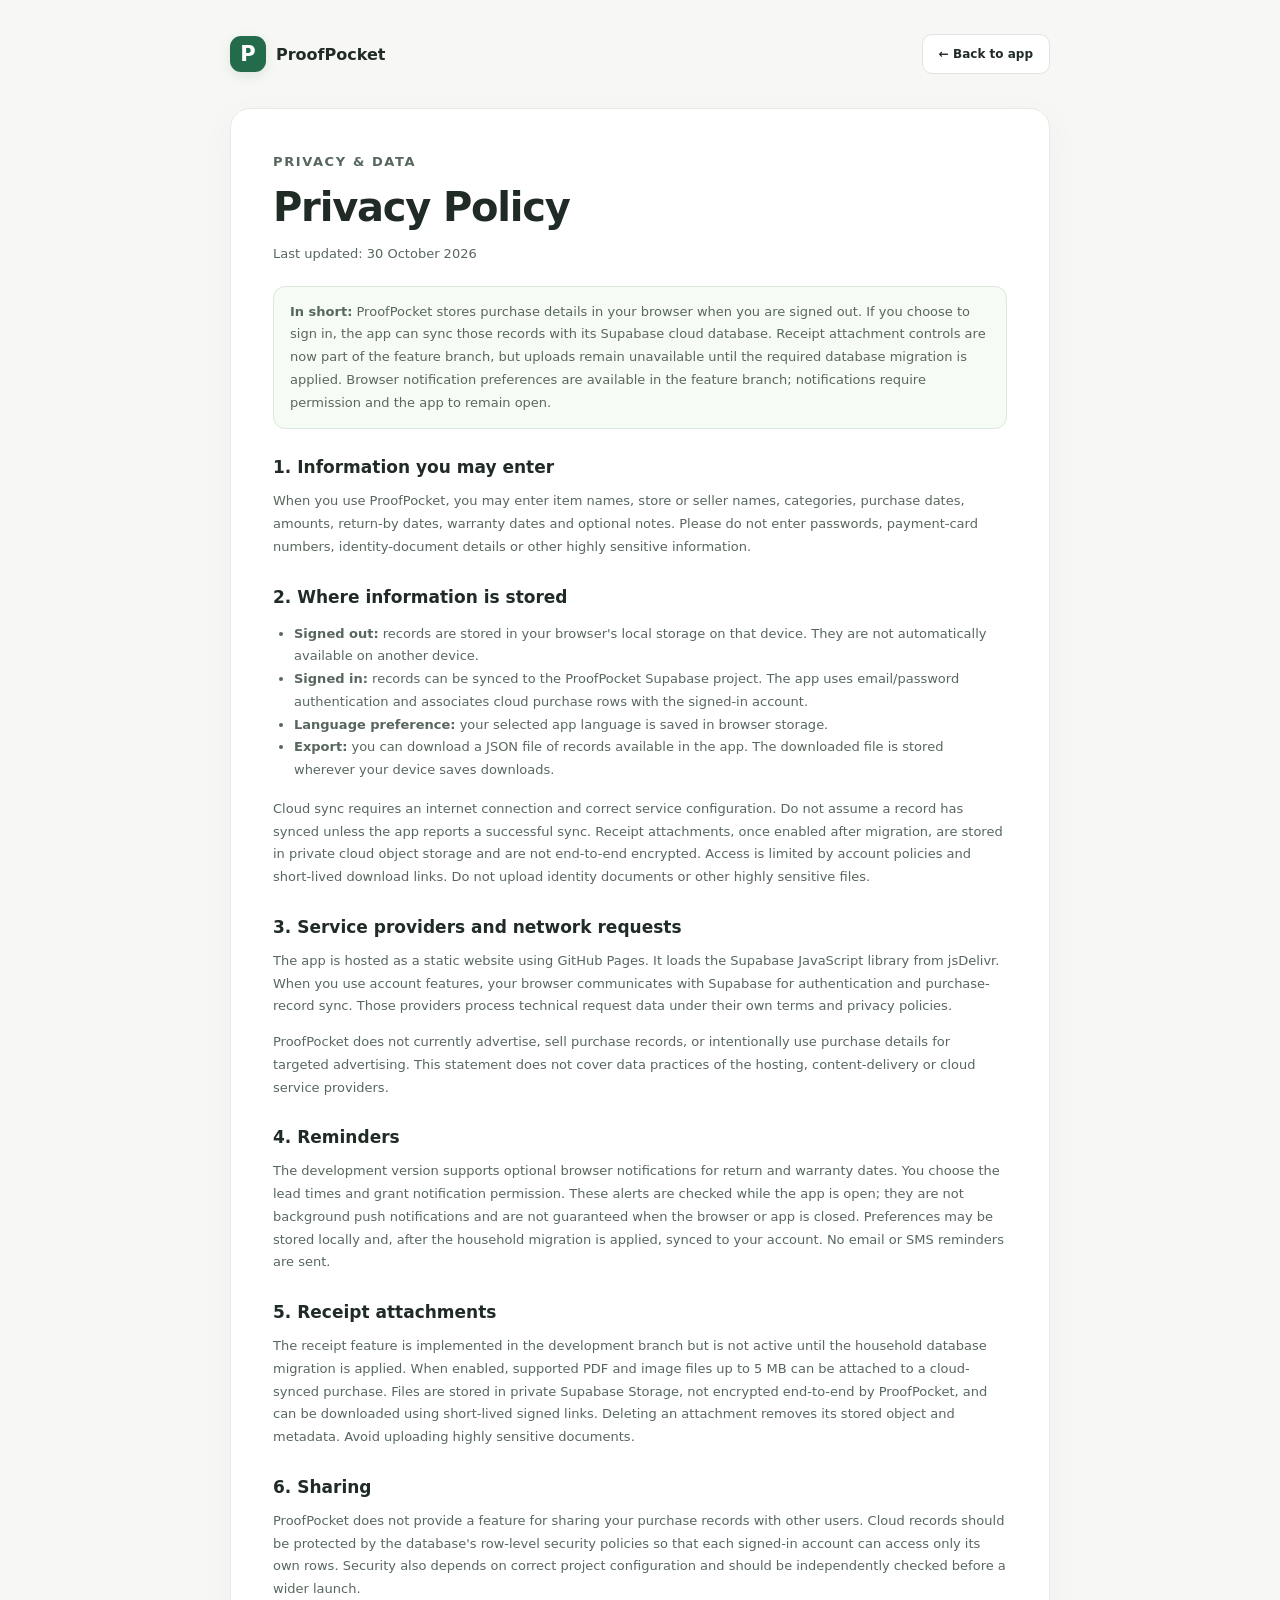
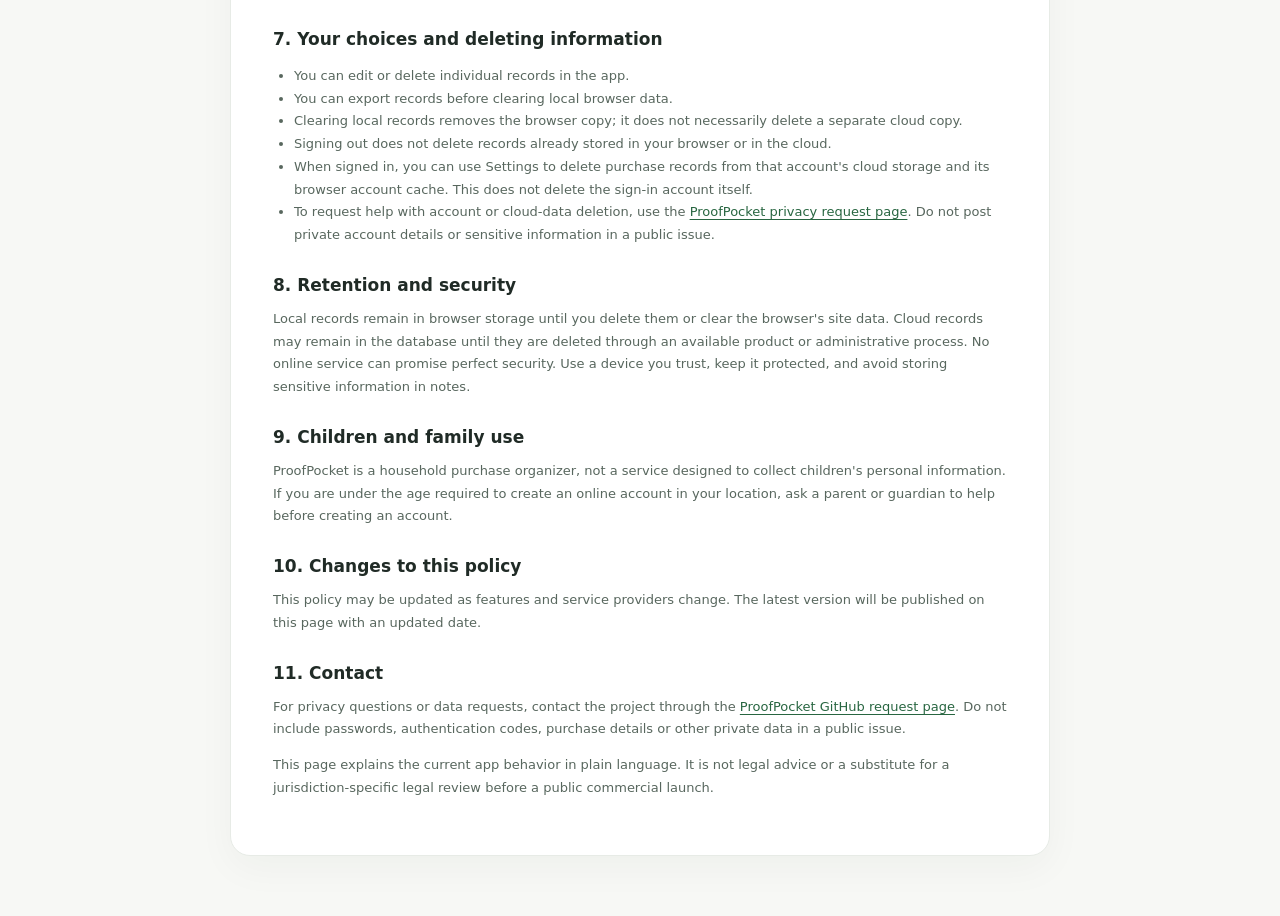
<file: privacy.html>
<!doctype html>
<html lang="en">
<head>
<meta charset="utf-8">
<meta name="viewport" content="width=device-width, initial-scale=1">
<meta name="theme-color" content="#f7f8f5">
<meta name="description" content="Learn what ProofPocket stores, how optional cloud sync works, and how to manage your information.">
<title>Privacy Policy — ProofPocket</title>
<link rel="stylesheet" href="styles.css">
<style>
.policy-shell{width:min(820px,calc(100% - 32px));margin:0 auto;padding:34px 0 60px}
.policy-top{display:flex;align-items:center;justify-content:space-between;gap:14px;margin-bottom:34px}
.policy-brand{display:flex;align-items:center;gap:10px;font-weight:800;color:var(--ink);text-decoration:none}
.policy-brand .brand-mark{display:grid;place-items:center;width:36px;height:36px;border-radius:11px;background:var(--green);color:#fff}
.policy-card{padding:clamp(20px,5vw,42px);background:#fff;border:1px solid var(--line);border-radius:20px;box-shadow:0 12px 38px #1b33200a}
.policy-card h1{font-size:clamp(28px,5vw,40px);letter-spacing:-1.2px;margin:6px 0 10px}
.policy-card h2{font-size:17px;margin:28px 0 9px}
.policy-card p,.policy-card li{font-size:13px;line-height:1.75;color:#58675e}
.policy-card ul{padding-left:21px}
.policy-meta{font-size:11px;color:var(--muted)}
.policy-callout{margin:20px 0;padding:14px 16px;border:1px solid #dce9dd;border-radius:12px;background:#f7fbf6}
.policy-callout p{margin:0}
.policy-back{display:inline-flex;text-decoration:none}
.policy-card a{color:#286641;text-underline-offset:3px}
@media(max-width:600px){.policy-shell{padding-top:20px}.policy-top{margin-bottom:20px}}
</style>
</head>
<body>
<main class="policy-shell">
  <header class="policy-top">
    <a class="policy-brand" href="./" aria-label="ProofPocket home"><span class="brand-mark">P</span><span>ProofPocket</span></a>
    <a class="secondary-btn policy-back" href="./">← Back to app</a>
  </header>
  <article class="policy-card">
    <p class="eyebrow">PRIVACY &amp; DATA</p>
    <h1>Privacy Policy</h1>
    <p class="policy-meta">Last updated: 30 October 2026</p>
    <div class="policy-callout"><p><strong>In short:</strong> ProofPocket stores purchase details in your browser when you are signed out. If you choose to sign in, the app can sync those records with its Supabase cloud database. Receipt attachment controls are now part of the feature branch, but uploads remain unavailable until the required database migration is applied. Browser notification preferences are available in the feature branch; notifications require permission and the app to remain open.</p></div>

    <h2>1. Information you may enter</h2>
    <p>When you use ProofPocket, you may enter item names, store or seller names, categories, purchase dates, amounts, return-by dates, warranty dates and optional notes. Please do not enter passwords, payment-card numbers, identity-document details or other highly sensitive information.</p>

    <h2>2. Where information is stored</h2>
    <ul>
      <li><strong>Signed out:</strong> records are stored in your browser's local storage on that device. They are not automatically available on another device.</li>
      <li><strong>Signed in:</strong> records can be synced to the ProofPocket Supabase project. The app uses email/password authentication and associates cloud purchase rows with the signed-in account.</li>
      <li><strong>Language preference:</strong> your selected app language is saved in browser storage.</li>
      <li><strong>Export:</strong> you can download a JSON file of records available in the app. The downloaded file is stored wherever your device saves downloads.</li>
    </ul>
    <p>Cloud sync requires an internet connection and correct service configuration. Do not assume a record has synced unless the app reports a successful sync. Receipt attachments, once enabled after migration, are stored in private cloud object storage and are not end-to-end encrypted. Access is limited by account policies and short-lived download links. Do not upload identity documents or other highly sensitive files.</p>

    <h2>3. Service providers and network requests</h2>
    <p>The app is hosted as a static website using GitHub Pages. It loads the Supabase JavaScript library from jsDelivr. When you use account features, your browser communicates with Supabase for authentication and purchase-record sync. Those providers process technical request data under their own terms and privacy policies.</p>
    <p>ProofPocket does not currently advertise, sell purchase records, or intentionally use purchase details for targeted advertising. This statement does not cover data practices of the hosting, content-delivery or cloud service providers.</p>

    <h2>4. Reminders</h2>
    <p>The development version supports optional browser notifications for return and warranty dates. You choose the lead times and grant notification permission. These alerts are checked while the app is open; they are not background push notifications and are not guaranteed when the browser or app is closed. Preferences may be stored locally and, after the household migration is applied, synced to your account. No email or SMS reminders are sent.</p>

    <h2>5. Receipt attachments</h2>
    <p>The receipt feature is implemented in the development branch but is not active until the household database migration is applied. When enabled, supported PDF and image files up to 5 MB can be attached to a cloud-synced purchase. Files are stored in private Supabase Storage, not encrypted end-to-end by ProofPocket, and can be downloaded using short-lived signed links. Deleting an attachment removes its stored object and metadata. Avoid uploading highly sensitive documents.</p>

    <h2>6. Sharing</h2>
    <p>ProofPocket does not provide a feature for sharing your purchase records with other users. Cloud records should be protected by the database's row-level security policies so that each signed-in account can access only its own rows. Security also depends on correct project configuration and should be independently checked before a wider launch.</p>

    <h2>7. Your choices and deleting information</h2>
    <ul>
      <li>You can edit or delete individual records in the app.</li>
      <li>You can export records before clearing local browser data.</li>
      <li>Clearing local records removes the browser copy; it does not necessarily delete a separate cloud copy.</li>
      <li>Signing out does not delete records already stored in your browser or in the cloud.</li>
      <li>When signed in, you can use Settings to delete purchase records from that account's cloud storage and its browser account cache. This does not delete the sign-in account itself.</li>
      <li>To request help with account or cloud-data deletion, use the <a href="https://github.com/Starinfinity14/Proofpocket/issues/new?title=Privacy%20or%20data%20request" target="_blank" rel="noopener noreferrer">ProofPocket privacy request page</a>. Do not post private account details or sensitive information in a public issue.</li>
    </ul>

    <h2>8. Retention and security</h2>
    <p>Local records remain in browser storage until you delete them or clear the browser's site data. Cloud records may remain in the database until they are deleted through an available product or administrative process. No online service can promise perfect security. Use a device you trust, keep it protected, and avoid storing sensitive information in notes.</p>

    <h2>9. Children and family use</h2>
    <p>ProofPocket is a household purchase organizer, not a service designed to collect children's personal information. If you are under the age required to create an online account in your location, ask a parent or guardian to help before creating an account.</p>

    <h2>10. Changes to this policy</h2>
    <p>This policy may be updated as features and service providers change. The latest version will be published on this page with an updated date.</p>

    <h2>11. Contact</h2>
    <p>For privacy questions or data requests, contact the project through the <a href="https://github.com/Starinfinity14/Proofpocket/issues/new?title=Privacy%20or%20data%20request" target="_blank" rel="noopener noreferrer">ProofPocket GitHub request page</a>. Do not include passwords, authentication codes, purchase details or other private data in a public issue.</p>
    <p class="policy-meta">This page explains the current app behavior in plain language. It is not legal advice or a substitute for a jurisdiction-specific legal review before a public commercial launch.</p>
  </article>
</main>
</body>
</html>
</file>
<file: styles.css>
:root{--ink:#202b26;--muted:#718078;--line:#e7ebe6;--paper:#fff;--canvas:#f7f8f5;--green:#246b4b;--green-dark:#19563a;--mint:#e6f3eb;--blue:#e9f1fb;--amber:#fff1d7;--red:#a63b32;--radius:18px;font-family:Inter,ui-sans-serif,system-ui,-apple-system,BlinkMacSystemFont,"Segoe UI",sans-serif;color:var(--ink);background:var(--canvas);font-synthesis:none}*{box-sizing:border-box}body{margin:0}button,input,select,textarea{font:inherit}button{cursor:pointer}.app-shell{min-height:100vh;display:flex}.sidebar{width:248px;flex-shrink:0;background:#fff;border-right:1px solid var(--line);padding:26px 16px 18px;display:flex;flex-direction:column;position:fixed;inset:0 auto 0 0;z-index:3}.brand{display:flex;gap:11px;align-items:center;padding:0 8px 38px;text-decoration:none;color:var(--ink);font-weight:800;letter-spacing:-.5px;font-size:17px}.brand-mark{width:39px;height:39px;background:var(--green);color:#fff;border-radius:13px;display:grid;place-items:center;font-size:21px;font-weight:800;box-shadow:0 4px 12px #246b4b20}.brand-sub{display:block;font-size:9px;letter-spacing:1.25px;color:#8a968f;font-weight:700;margin-top:2px}.nav{display:grid;gap:6px}.nav-item{border:0;background:transparent;color:#647169;display:flex;align-items:center;gap:13px;text-align:left;padding:12px 14px;border-radius:11px;font-size:13px;font-weight:650;width:100%}.nav-item>span:first-child{font-size:19px;width:20px;text-align:center}.nav-item:hover{background:#f4f7f3}.nav-item.active{background:#e9f3ec;color:var(--green)}.sidebar-bottom{margin-top:auto}.privacy-card{margin:0 4px 18px;padding:14px 11px;border:1px solid #e5eee7;background:#f8fbf8;border-radius:13px;display:flex;gap:10px}.privacy-icon{width:28px;height:28px;border-radius:9px;background:#e1f1e6;color:var(--green);display:grid;place-items:center;flex-shrink:0}.privacy-card strong{font-size:11px}.privacy-card p{font-size:10px;color:var(--muted);line-height:1.5;margin:4px 0 0}.main{margin-left:248px;width:calc(100% - 248px);min-width:0}.topbar{height:76px;background:#ffffffd9;backdrop-filter:blur(12px);border-bottom:1px solid var(--line);display:flex;align-items:center;gap:12px;padding:0 38px;position:sticky;top:0;z-index:2}.topbar-spacer{flex:1}.prototype-pill{display:flex;align-items:center;gap:7px;font-size:11px;color:#5d7565;background:#edf6ef;border:1px solid #d9ebdd;padding:7px 10px;border-radius:99px;font-weight:650}.prototype-pill>span:first-child{width:6px;height:6px;border-radius:50%;background:#44a66c}.language-label{font-size:11px;color:var(--muted)}#language{border:1px solid var(--line);background:#fff;padding:8px 10px;border-radius:9px;color:var(--ink);font-size:12px}.avatar{width:33px;height:33px;border:0;border-radius:50%;background:#dfece2;color:var(--green);font-weight:800}.mobile-brand{display:none}.view{display:none;max-width:1500px;margin:auto;padding:35px 38px 42px}.view.active{display:block}.welcome-row,.page-heading{display:flex;align-items:center;justify-content:space-between;gap:20px;margin-bottom:27px}.eyebrow{font-size:10px;letter-spacing:1.6px;color:var(--green);font-weight:800;margin:0 0 10px}.welcome-row h1,.page-heading h1{font-size:clamp(25px,3vw,34px);line-height:1.17;letter-spacing:-1.2px;margin:0;max-width:680px}.subheading{font-size:13px;color:var(--muted);margin:10px 0 0;line-height:1.6}.primary-btn,.secondary-btn,.danger-btn{border:0;border-radius:10px;padding:12px 16px;font-size:12px;font-weight:750;display:inline-flex;align-items:center;justify-content:center;gap:7px;white-space:nowrap}.primary-btn{background:var(--green);color:#fff;box-shadow:0 4px 10px #246b4b18}.primary-btn:hover{background:var(--green-dark)}.secondary-btn{background:#fff;border:1px solid #dfe5df;color:var(--ink)}.secondary-btn:hover{background:#f7faf7}.danger-btn{background:#fff1ef;border:1px solid #f2d6d2;color:var(--red)}.full-width{width:100%;margin-top:18px}.stats-grid{display:grid;grid-template-columns:repeat(3,minmax(0,1fr));gap:15px;margin-bottom:19px}.stat-card{background:#fff;border:1px solid var(--line);border-radius:var(--radius);padding:21px 20px;position:relative;min-height:140px}.stat-label{font-size:12px;color:#657168;font-weight:650;display:block;margin-bottom:13px}.stat-card strong{font-size:30px;letter-spacing:-1px;display:block;line-height:1}.stat-foot{font-size:10px;color:#89948d;display:block;margin-top:10px}.stat-icon{position:absolute;right:18px;top:18px;width:35px;height:35px;border-radius:11px;display:grid;place-items:center;font-size:17px}.stat-icon.green{background:var(--mint);color:var(--green)}.stat-icon.blue{background:var(--blue);color:#4776b4}.stat-icon.amber{background:var(--amber);color:#a56e13}.content-grid{display:grid;grid-template-columns:1.1fr .9fr;gap:18px;margin-bottom:18px}.panel{background:#fff;border:1px solid var(--line);border-radius:var(--radius);padding:22px;min-width:0}.panel-heading{display:flex;align-items:center;justify-content:space-between;gap:12px;margin-bottom:18px}.panel h2{font-size:15px;letter-spacing:-.2px;margin:0}.panel-heading p{font-size:11px;color:var(--muted);margin:6px 0 0}.text-btn{border:0;background:transparent;color:var(--green);font-size:11px;font-weight:750;padding:7px 0;white-space:nowrap}.deadline-list{display:grid;gap:0}.deadline-item{display:flex;align-items:center;gap:12px;padding:12px 0;border-bottom:1px solid #eff2ee}.deadline-item:last-child{border-bottom:0}.date-tile{width:43px;height:46px;border-radius:10px;background:#f3f6f2;display:flex;flex-direction:column;align-items:center;justify-content:center;flex-shrink:0}.date-tile strong{font-size:16px;line-height:1}.date-tile span{font-size:9px;text-transform:uppercase;color:#758178;margin-top:4px}.deadline-info{min-width:0;flex:1}.deadline-info strong{display:block;font-size:12px;overflow:hidden;text-overflow:ellipsis;white-space:nowrap}.deadline-info span{font-size:10px;color:var(--muted);display:block;margin-top:5px}.due-tag{font-size:9px!important;font-weight:750;padding:5px 7px;border-radius:6px;background:#fff1d7;color:#986817!important;white-space:nowrap}.due-tag.safe{background:#eaf5ed;color:#3d7853!important}.steps{display:grid;gap:17px;margin-top:21px}.step{display:flex;gap:11px;align-items:flex-start}.step>span{display:grid;place-items:center;width:26px;height:26px;flex-shrink:0;border-radius:9px;background:#e9f3ec;color:var(--green);font-size:11px;font-weight:800}.step strong{font-size:11px}.step p{font-size:10px;line-height:1.5;color:var(--muted);margin:4px 0 0}.recent-panel{margin-bottom:15px}.purchase-row{display:flex;align-items:center;gap:13px;padding:14px 0;border-bottom:1px solid #eff2ee}.purchase-row:last-child{border-bottom:0}.item-icon{width:42px;height:42px;display:grid;place-items:center;background:#f0f5ef;border-radius:12px;font-size:19px;flex-shrink:0}.purchase-main{min-width:0;flex:1}.purchase-main strong{font-size:12px;display:block;white-space:nowrap;overflow:hidden;text-overflow:ellipsis}.purchase-main span{font-size:10px;color:var(--muted);display:block;margin-top:5px}.purchase-price{font-size:12px;font-weight:750;white-space:nowrap}.row-actions{display:flex;gap:5px}.small-btn{border:1px solid var(--line);background:#fff;color:#657168;border-radius:8px;padding:7px 9px;font-size:10px}.small-btn:hover{border-color:#b6cdbd;color:var(--green)}.empty-state{text-align:center;padding:34px 15px;color:var(--muted)}.empty-state .empty-icon{width:46px;height:46px;border-radius:14px;background:#edf5ef;color:var(--green);display:grid;place-items:center;margin:0 auto 12px;font-size:21px}.empty-state strong{display:block;color:var(--ink);font-size:13px}.empty-state p{font-size:11px;line-height:1.6;margin:7px 0 15px}.demo-note{font-size:10px;line-height:1.6;color:#7b867e;padding:11px 13px;background:#eff2ed;border-radius:9px;margin:15px 0 0}.toolbar{display:flex;gap:10px;margin-bottom:17px}.search-wrap{flex:1;display:flex;align-items:center;gap:9px;background:#fff;border:1px solid var(--line);border-radius:11px;padding:0 13px;min-width:0}.search-wrap>span{font-size:23px;color:#859188}.search-wrap input{width:100%;min-width:0;border:0;outline:0;padding:12px 0;font-size:12px;background:transparent}.toolbar select{border:1px solid var(--line);background:#fff;border-radius:10px;padding:0 12px;font-size:11px;color:#536057}.record-card{background:#fff;border:1px solid var(--line);border-radius:15px;padding:4px 17px;margin-bottom:10px}.record-meta{display:flex;gap:8px;flex-wrap:wrap;margin-top:7px}.meta-chip{font-size:9px;padding:4px 7px;border-radius:6px;background:#f1f4f0;color:#68756b}.meta-chip.warranty{background:#e8f4eb;color:#36764c}.meta-chip.return{background:#fff2d9;color:#956a1b}.deadline-page-list{display:grid;gap:12px}.deadline-section-title{font-size:12px;font-weight:800;color:#59685d;margin:22px 0 7px}.deadline-section-title:first-child{margin-top:0}.deadline-card{background:#fff;border:1px solid var(--line);border-radius:14px;padding:14px 16px;display:flex;align-items:center;gap:14px}.deadline-card .deadline-info{flex:1}.deadline-card .date-tile{background:#f4f6f2}.settings-grid{display:grid;grid-template-columns:1fr 1fr;gap:15px}.settings-grid .panel{padding:24px}.settings-icon{width:39px;height:39px;background:#eaf4ec;color:var(--green);border-radius:12px;display:grid;place-items:center;font-size:19px;margin-bottom:17px}.settings-grid h2{margin-bottom:9px}.settings-grid p{font-size:11px;line-height:1.7;color:var(--muted);min-height:38px;margin:0 0 18px}.danger-panel .settings-icon{background:#fff0ee;color:var(--red)}.wide-panel{grid-column:1/-1}.privacy-list{font-size:11px;color:#5d6b61;line-height:2.1;padding-left:18px}.modal-backdrop{position:fixed;inset:0;background:#18251f75;z-index:10;display:grid;place-items:center;padding:20px;overflow:auto}.modal-backdrop[hidden]{display:none}.modal{width:min(590px,100%);background:#fff;border-radius:20px;padding:26px;box-shadow:0 20px 80px #101b152e;max-height:calc(100vh - 40px);overflow:auto}.modal-heading{display:flex;align-items:flex-start;justify-content:space-between;margin-bottom:22px}.modal-heading h2{font-size:23px;letter-spacing:-.6px;margin:0}.close-btn{border:0;background:#f1f4f0;border-radius:9px;width:33px;height:33px;font-size:22px;color:#657168}.form-grid{display:grid;grid-template-columns:1fr 1fr;gap:15px}.field{display:grid;gap:7px;font-size:11px;font-weight:700;color:#536157;min-width:0}.field.full{grid-column:1/-1}.field input,.field select,.field textarea{width:100%;border:1px solid #dfe6df;border-radius:9px;padding:11px 12px;outline:none;font-size:12px;color:var(--ink);background:#fff}.field input:focus,.field select:focus,.field textarea:focus{border-color:#6fa585;box-shadow:0 0 0 3px #e7f3eb}.field textarea{resize:vertical}.amount-input{display:flex;border:1px solid #dfe6df;border-radius:9px;align-items:center;padding-left:11px}.amount-input span{font-size:12px;color:#7a887e}.amount-input input{border:0;box-shadow:none!important}.form-error{color:var(--red);font-size:11px;margin-top:10px;min-height:14px}.modal-actions{display:flex;justify-content:flex-end;gap:9px;margin-top:13px}.toast{position:fixed;bottom:24px;left:50%;transform:translate(-50%,20px);background:#20362a;color:#fff;border-radius:11px;padding:12px 16px;font-size:12px;box-shadow:0 8px 30px #15261d35;opacity:0;pointer-events:none;transition:.2s;z-index:20;max-width:calc(100% - 30px)}.toast.show{opacity:1;transform:translate(-50%,0)}
@media(min-width:1500px){.view{padding-top:44px}.stats-grid{gap:18px}.panel{padding:25px}}
@media(max-width:1050px){.sidebar{width:220px}.main{margin-left:220px;width:calc(100% - 220px)}.view{padding:28px 24px}.topbar{padding:0 24px}.content-grid{grid-template-columns:1fr}.steps{grid-template-columns:repeat(3,1fr)}.step{gap:8px}}
@media(max-width:700px){.app-shell{display:block}.sidebar{display:none}.main{margin:0;width:100%}.topbar{height:62px;padding:0 16px;gap:9px}.mobile-brand{display:flex;align-items:center;gap:8px;font-size:14px;letter-spacing:-.3px}.mobile-brand .brand-mark{width:31px;height:31px;border-radius:10px;font-size:17px}.prototype-pill{font-size:0;padding:8px}.prototype-pill>span:first-child{width:7px;height:7px}.language-label{display:none}#language{max-width:94px;font-size:10px;padding:7px 5px}.avatar{width:29px;height:29px}.view{padding:25px 16px 34px}.welcome-row,.page-heading{align-items:flex-start;flex-direction:column;gap:16px;margin-bottom:22px}.welcome-row h1,.page-heading h1{font-size:28px}.welcome-row .primary-btn,.page-heading .primary-btn{width:100%}.stats-grid{gap:8px;grid-template-columns:repeat(3,minmax(0,1fr));margin-bottom:13px}.stat-card{padding:14px 11px;min-height:122px;border-radius:14px}.stat-label{font-size:10px;line-height:1.4;min-height:28px;margin-bottom:10px}.stat-card strong{font-size:25px}.stat-foot{font-size:9px;line-height:1.4}.stat-icon{position:static;width:24px;height:24px;font-size:12px;margin-bottom:8px}.content-grid{gap:13px;margin-bottom:13px}.panel{padding:17px;border-radius:15px}.panel-heading{align-items:flex-start}.panel h2{font-size:14px}.panel-heading p{font-size:10px}.steps{grid-template-columns:1fr;gap:14px}.recent-panel{margin-bottom:12px}.purchase-row{gap:9px}.item-icon{width:36px;height:36px;font-size:16px}.purchase-price{font-size:11px}.row-actions .small-btn{padding:6px;font-size:9px}.toolbar{flex-direction:column}.toolbar select{padding:11px}.settings-grid{grid-template-columns:1fr}.wide-panel{grid-column:auto}.settings-grid p{min-height:0}.form-grid{grid-template-columns:1fr;gap:13px}.field.full{grid-column:auto}.modal{padding:20px;border-radius:16px}.modal-heading h2{font-size:21px}.modal-backdrop{padding:10px}.deadline-card{padding:12px;gap:9px}.deadline-card .due-tag{max-width:88px;white-space:normal;text-align:center;line-height:1.4}.date-tile{width:39px}.record-card{padding:3px 12px}.purchase-row .row-actions{flex-direction:column}}

.cloud-panel{margin:0 0 16px;padding:22px}.cloud-panel .panel-heading{align-items:center}.cloud-status{display:inline-flex;align-items:center;border-radius:999px;background:#edf3ed;color:#52665a;padding:6px 10px;font-size:10px;font-weight:750;white-space:nowrap}.cloud-auth-form{display:grid;grid-template-columns:1fr 1fr;gap:13px;margin-top:18px}.cloud-actions{grid-column:1/-1;display:flex;flex-wrap:wrap;gap:9px}.cloud-note,.cloud-message{font-size:11px;line-height:1.6;color:#647168;margin:12px 0 0}.cloud-note{background:#fff6e5;padding:10px 12px;border-radius:9px}.cloud-note[hidden],#cloud-signout[hidden]{display:none}.cloud-message{margin-bottom:0}.cloud-actions button{min-height:38px}@media(max-width:700px){.cloud-auth-form{grid-template-columns:1fr}.cloud-actions{grid-column:auto}.cloud-panel{padding:17px}}

/* Account menu and authentication recovery controls */
.topbar{position:sticky}
.avatar{flex-shrink:0;display:inline-grid;place-items:center;cursor:pointer}
.avatar:focus-visible,.profile-menu button:focus-visible,.auth-helper-btn:focus-visible{outline:3px solid #b8d9c2;outline-offset:2px}
.profile-menu{position:absolute;right:28px;top:62px;z-index:8;width:min(290px,calc(100vw - 28px));padding:15px;background:#fff;border:1px solid var(--line);border-radius:14px;box-shadow:0 14px 40px #15261d1c;display:grid;gap:8px}
.profile-menu[hidden]{display:none}
.profile-menu-title{font-size:13px}
.profile-menu-email{font-size:11px;color:var(--ink);overflow-wrap:anywhere}
.profile-menu-state{font-size:10px;color:var(--muted);padding-bottom:8px;border-bottom:1px solid var(--line)}
.profile-menu button{border:1px solid var(--line);border-radius:8px;background:#fff;text-align:left;padding:9px 10px;font-size:11px;color:var(--ink)}
.profile-menu button:hover{background:#f5f8f4}
.profile-menu button[hidden]{display:none}
.auth-helper-row{display:flex;flex-wrap:wrap;gap:12px;margin-top:8px}
.auth-helper-btn{font-size:11px;padding:5px 0}
.cloud-actions button:disabled{opacity:.6;cursor:wait}
@media(max-width:700px){.profile-menu{right:10px;top:54px}.auth-helper-row{gap:10px}}


/* Navigation polish: clear back affordance, responsive mobile tabs, and calmer motion */
.back-btn{width:36px;height:36px;flex:0 0 36px;display:grid;place-items:center;border:1px solid var(--line);border-radius:11px;background:#fff;color:var(--ink);font-size:21px;line-height:1;transition:background .18s ease,border-color .18s ease,transform .18s ease}
.back-btn:hover:not(:disabled){background:var(--mint);border-color:#c9dfcf;transform:translateX(-2px)}
.back-btn:disabled{opacity:.38;cursor:not-allowed}
.back-btn:focus-visible,.mobile-nav .nav-item:focus-visible{outline:3px solid #b8d9c2;outline-offset:2px}
.mobile-brand{display:none}
.mobile-nav{display:none}
.view{animation:view-enter .24s ease both}
@keyframes view-enter{from{opacity:.65;transform:translateY(5px)}to{opacity:1;transform:translateY(0)}}
button,.record-card,.stat-card,.panel,.deadline-card{transition:box-shadow .18s ease,border-color .18s ease,background-color .18s ease}
button:active:not(:disabled){transform:translateY(1px)}
.record-card:hover,.deadline-card:hover{border-color:#d5e4d8;box-shadow:0 7px 22px #1a38220a}
.stat-card:hover{box-shadow:0 10px 28px #1a38220d}
button:focus-visible,a:focus-visible,input:focus-visible,select:focus-visible,textarea:focus-visible{outline:3px solid #c5dfcc;outline-offset:2px}
@media(max-width:700px){
  .topbar{gap:8px;padding:0 12px}
  .back-btn{width:33px;height:33px;flex-basis:33px;border-radius:10px}
  .mobile-brand{display:flex;min-width:0}
  .mobile-brand strong{white-space:nowrap}
  .topbar-spacer{flex:1;min-width:0}
  .mobile-nav{position:fixed;display:grid;grid-template-columns:repeat(4,minmax(0,1fr));gap:4px;left:0;right:0;bottom:0;z-index:6;padding:8px 8px max(8px,env(safe-area-inset-bottom));background:#ffffffed;backdrop-filter:blur(16px);border-top:1px solid #e3e9e2;box-shadow:0 -8px 28px #20362a0b}
  .mobile-nav .nav-item{display:flex;flex-direction:column;justify-content:center;gap:3px;padding:7px 3px;border-radius:10px;font-size:10px;min-width:0}
  .mobile-nav .nav-item>span:first-child{font-size:18px;width:auto;line-height:1.1}
  .view{padding-bottom:105px}
  .toast{bottom:calc(78px + env(safe-area-inset-bottom))}
  .profile-menu{right:8px}
}
@media(prefers-reduced-motion:reduce){*,*::before,*::after{animation-duration:.01ms!important;animation-iteration-count:1!important;scroll-behavior:auto!important;transition-duration:.01ms!important}}


/* Purchase editor: clearer hierarchy and comfortable mobile form controls */
.modal{border:1px solid #e7eee7}
.modal-heading{padding-bottom:15px;border-bottom:1px solid var(--line)}
.form-grid{row-gap:17px}
.field{line-height:1.35}
.field input,.field select,.field textarea{min-height:44px;transition:border-color .18s ease,box-shadow .18s ease}
.field textarea{min-height:92px}
.modal-actions{position:sticky;bottom:-26px;padding:14px 0 2px;background:linear-gradient(180deg,#ffffffed,#fff 28%);border-top:1px solid #edf0ec}
.form-error:not(:empty){background:#fff2ef;border:1px solid #f2d6d1;border-radius:9px;padding:9px 11px}
@media(max-width:700px){
 .modal{max-height:calc(100dvh - 20px);padding:18px}
 .modal-heading{margin-bottom:17px}
 .modal-actions{bottom:-18px;gap:8px}
 .modal-actions button{flex:1;justify-content:center;min-height:44px}
 .field input,.field select,.field textarea{font-size:16px}
}


/* Gamified progress panel */
.quest-panel{position:relative;overflow:hidden;margin:0 0 19px;padding:23px 25px;border:1px solid #dce9dd;border-radius:20px;background:linear-gradient(115deg,#f4fbf5 0%,#fff 58%,#f8f6ed 100%);box-shadow:0 10px 30px #1d47200a}
.quest-panel:after{content:"";position:absolute;width:190px;height:190px;border:1px solid #dcebdc;border-radius:50%;right:-75px;top:-110px;box-shadow:0 0 0 22px #e8f3e733,0 0 0 44px #e8f3e722;pointer-events:none}
.quest-top{display:flex;align-items:flex-start;justify-content:space-between;gap:16px;position:relative;z-index:1}
.quest-top .eyebrow{margin-bottom:7px}
.quest-top h2{font-size:18px;letter-spacing:-.45px;margin:0}
.quest-subtitle{font-size:11px;color:var(--muted);margin:6px 0 0;line-height:1.5}
.level-badge{width:57px;height:57px;flex:0 0 57px;border-radius:17px;background:var(--green);color:#fff;display:grid;align-content:center;justify-items:center;box-shadow:0 7px 16px #246b4b2b}
.level-badge span{font-size:8px;letter-spacing:1.3px;font-weight:800;opacity:.8}
.level-badge strong{font-size:23px;line-height:1.1}
.xp-row{display:flex;align-items:flex-end;justify-content:space-between;gap:12px;margin:20px 0 9px}
.xp-row>div{display:grid;gap:4px}
.xp-row strong{font-size:12px}
.xp-row span{font-size:10px;color:var(--muted)}
#quest-next-label{white-space:nowrap;text-align:right}
.xp-track{height:9px;border-radius:99px;background:#e7eee7;overflow:hidden}
.xp-track span{display:block;height:100%;width:0;border-radius:inherit;background:linear-gradient(90deg,#3c8c5e,#8abf79);transition:width .45s ease}
.quest-bottom{display:flex;align-items:center;justify-content:space-between;gap:14px;margin-top:15px}
.quest-badges{display:flex;gap:7px;flex-wrap:wrap}
.quest-chip{display:inline-flex;align-items:center;gap:5px;border:1px solid #e3e9e2;border-radius:99px;padding:6px 9px;font-size:9px;font-weight:750;background:#fff;color:#718078}
.quest-chip>span{font-size:12px}
.quest-chip.unlocked{background:#edf7ee;border-color:#d5e9d8;color:#286641}
.quest-chip.locked{filter:grayscale(1);opacity:.55}
.quest-tip{max-width:245px;text-align:right;font-size:10px;line-height:1.5;color:#627168}
@media(max-width:700px){.quest-panel{padding:18px;margin-bottom:13px;border-radius:16px}.quest-top h2{font-size:16px}.quest-bottom{align-items:flex-start;flex-direction:column}.quest-tip{max-width:none;text-align:left}.quest-chip{font-size:9px;padding:6px 8px}.xp-row{align-items:flex-start;flex-direction:column;gap:5px}#quest-next-label{text-align:left}}


/* Beta launch feedback panel */
.beta-banner{display:flex;align-items:center;justify-content:space-between;gap:20px;margin:0 0 19px;padding:17px 20px;border:1px solid #dce9dd;border-radius:15px;background:#fbfdf9}
.beta-banner-copy{display:grid;gap:5px;min-width:0}
.beta-label{font-size:9px;letter-spacing:1.2px;font-weight:850;color:#39744d}
.beta-banner-copy strong{font-size:14px;color:var(--ink)}
.beta-banner-copy p{max-width:650px;margin:0;color:var(--muted);font-size:11px;line-height:1.55}
.beta-feedback-link{flex:0 0 auto;text-decoration:none;white-space:nowrap}
@media(max-width:700px){.beta-banner{align-items:flex-start;flex-direction:column;gap:12px;padding:15px}.beta-feedback-link{width:100%;justify-content:center}}

/* Privacy policy link in settings */
.privacy-page-link{color:#286641;font-size:12px;font-weight:750;text-underline-offset:3px}


/* First-run onboarding guide */
.onboarding-panel{display:grid;grid-template-columns:48px minmax(0,1fr);gap:17px;margin:0 0 20px;padding:21px 23px;border:1px solid #dce9dd;border-radius:16px;background:linear-gradient(120deg,#f5faf4,#fff)}
.onboarding-panel[hidden]{display:none}
.onboarding-mark{display:grid;place-items:center;width:44px;height:44px;border-radius:14px;background:#e4f1e4;color:#39744d;font-size:22px}
.onboarding-content{min-width:0}
.onboarding-content h2{margin:3px 0 6px;font-size:18px;letter-spacing:-.35px;color:var(--ink)}
.onboarding-content>p:not(.eyebrow){max-width:680px;margin:0;color:var(--muted);font-size:12px;line-height:1.6}
.onboarding-steps{display:grid;grid-template-columns:repeat(3,minmax(0,1fr));gap:10px;margin:16px 0;padding:0;list-style:none}
.onboarding-steps li{display:flex;align-items:center;gap:8px;color:var(--ink);font-size:11px;line-height:1.45}
.onboarding-steps li span:first-child{display:grid;place-items:center;flex:0 0 23px;width:23px;height:23px;border-radius:50%;background:#e7f0e6;color:#39744d;font-weight:800}
@media(max-width:700px){.onboarding-panel{grid-template-columns:36px minmax(0,1fr);gap:12px;padding:16px}.onboarding-mark{width:34px;height:34px;border-radius:11px}.onboarding-steps{grid-template-columns:1fr;gap:8px;margin:13px 0}}


/* Backup import helper */
.import-help{margin:12px 0 0;color:var(--muted);font-size:11px;line-height:1.55}


/* Freemium plan preview */
.plan-panel{margin:0 0 20px;padding:22px}
.plan-heading{display:flex;align-items:flex-start;justify-content:space-between;gap:16px;margin-bottom:17px}
.plan-heading h2{margin:3px 0 6px;font-size:19px;color:var(--ink)}
.plan-heading p:not(.eyebrow){margin:0;color:var(--muted);font-size:12px;line-height:1.55}
.plan-status{flex:0 0 auto;padding:6px 9px;border-radius:999px;background:#f0f3ed;color:#5c735c;font-size:9px;font-weight:800;letter-spacing:.7px}
.plan-grid{display:grid;grid-template-columns:repeat(2,minmax(0,1fr));gap:14px}
.plan-card{display:flex;flex-direction:column;align-items:flex-start;padding:18px;border:1px solid var(--line);border-radius:13px;background:var(--surface)}
.plan-card.current-plan{border-color:#b9d3bc;background:#fbfefb}
.plan-kicker{color:var(--muted);font-size:9px;font-weight:800;letter-spacing:1px}
.plan-card h3{margin:7px 0 2px;color:var(--ink);font-size:19px}
.plan-price{margin:0;color:var(--ink);font-size:25px;font-weight:800;letter-spacing:-.7px}
.plan-price span{color:var(--muted);font-size:11px;font-weight:500;letter-spacing:0}
.plan-yearly{margin:3px 0 0;color:var(--muted);font-size:10px}
.plan-card ul{display:grid;gap:8px;margin:16px 0;padding:0;list-style:none}
.plan-card li{position:relative;padding-left:19px;color:var(--muted);font-size:11px;line-height:1.45}
.plan-card li:before{content:"✓";position:absolute;left:0;color:#4d895c;font-weight:800}
.plan-included{margin-top:auto;color:#39744d;font-size:11px;font-weight:750}
.plan-interest{margin-top:auto;text-decoration:none}
.plan-disclaimer{margin:14px 0 0;color:var(--muted);font-size:10px;line-height:1.55}
@media(max-width:650px){.plan-panel{padding:16px}.plan-heading{flex-direction:column;gap:8px}.plan-grid{grid-template-columns:1fr}}

/* ProofPocket Plus test subscription controls */
.plus-actions{display:flex;flex-wrap:wrap;gap:9px;margin-top:auto;width:100%}
.plus-actions button{flex:1;justify-content:center;min-height:42px}
.plus-status{margin:13px 0 4px;color:var(--ink);font-size:12px;font-weight:800}
.plus-message{margin:0;color:var(--muted);font-size:10px;line-height:1.55}
.plus-actions button:disabled{opacity:.55;cursor:not-allowed}
@media(max-width:650px){.plus-actions{flex-direction:column}.plus-actions button{width:100%}}

/* Plus encrypted document vault */
.vault-panel{max-width:900px}.vault-warning{padding:15px;border:1px solid #f0dfb8;background:#fff9eb;border-radius:12px;margin:0 0 18px}.vault-warning strong{font-size:13px}.vault-warning p{font-size:12px;line-height:1.6;color:#705b32;margin:6px 0 0}.vault-form{margin:16px 0 8px}.vault-help{font-size:11px;color:var(--muted);margin:8px 0 16px}#vault-status{font-size:12px;margin:15px 0}.vault-list{display:grid;gap:10px}.vault-row{display:flex;justify-content:space-between;align-items:center;gap:14px;padding:13px;border:1px solid var(--line);border-radius:12px}.vault-row strong{font-size:13px;overflow-wrap:anywhere}.vault-row p{font-size:11px;color:var(--muted);margin:5px 0 0}.vault-actions{display:flex;gap:7px;flex-wrap:wrap}.vault-actions button{font-size:11px;padding:9px 11px}.vault-panel hr{border:0;border-top:1px solid var(--line);margin:22px 0}.vault-panel [hidden]{display:none!important}@media(max-width:620px){.vault-row{align-items:flex-start;flex-direction:column}.vault-actions{width:100%}.vault-actions button{flex:1}}


/* Purchase receipt attachments */
.receipt-tools{display:flex;flex-wrap:wrap;align-items:center;gap:8px;margin:12px 0 0 52px;padding-top:10px;border-top:1px solid var(--line,#e7e9e4)}
.receipt-tools button,.receipt-entry button{border:1px solid var(--line,#dfe3dc);background:#fff;border-radius:8px;padding:7px 10px;font:inherit;font-size:12px;cursor:pointer;color:inherit}
.receipt-tools button:disabled,.receipt-entry button:disabled{opacity:.55;cursor:wait}
.receipt-list{display:flex;flex-wrap:wrap;gap:8px;margin:8px 0 0 52px}
.receipt-entry{display:flex;align-items:center;gap:6px;max-width:100%;padding:5px 7px;border:1px solid var(--line,#e7e9e4);border-radius:8px;font-size:12px}
.receipt-entry span{max-width:180px;overflow:hidden;text-overflow:ellipsis;white-space:nowrap}
.receipt-status{font-size:12px;color:var(--muted,#667067);margin:6px 0 0 52px}
@media(max-width:600px){.receipt-tools,.receipt-list,.receipt-status{margin-left:0}.receipt-entry span{max-width:125px}}


/* Purchase receipt attachments */
.receipt-tools{display:flex;flex-wrap:wrap;align-items:center;gap:8px;margin:12px 0 0 52px;padding-top:10px;border-top:1px solid var(--line,#e7e9e4)}
.receipt-tools button,.receipt-entry button{border:1px solid var(--line,#dfe3dc);background:#fff;border-radius:8px;padding:7px 10px;font:inherit;font-size:12px;cursor:pointer;color:inherit}
.receipt-tools button:disabled,.receipt-entry button:disabled{opacity:.55;cursor:wait}
.receipt-list{display:flex;flex-wrap:wrap;gap:8px;margin:8px 0 0 52px}
.receipt-entry{display:flex;align-items:center;gap:6px;max-width:100%;padding:5px 7px;border:1px solid var(--line,#e7e9e4);border-radius:8px;font-size:12px}
.receipt-entry span{max-width:180px;overflow:hidden;text-overflow:ellipsis;white-space:nowrap}
.receipt-status{font-size:12px;color:var(--muted,#667067);margin:6px 0 0 52px}
@media(max-width:600px){.receipt-tools,.receipt-list,.receipt-status{margin-left:0}.receipt-entry span{max-width:125px}}


/* Reminder preferences */
.reminder-panel{margin-bottom:22px}
.reminder-toggle{display:flex;align-items:flex-start;gap:12px;padding:15px 0;border-top:1px solid var(--line);cursor:pointer}
.reminder-toggle input,.reminder-days input{accent-color:var(--green);width:17px;height:17px;flex:0 0 auto;margin-top:2px}
.reminder-toggle span{display:grid;gap:4px}
.reminder-toggle small{font-size:12px;color:var(--muted);line-height:1.5}
.reminder-days{display:flex;flex-wrap:wrap;gap:12px 18px;border:1px solid var(--line);border-radius:12px;padding:14px;margin:10px 0}
.reminder-days legend{font-size:12px;font-weight:700;padding:0 6px}
.reminder-days label{display:flex;align-items:center;gap:6px;font-size:13px}
.reminder-actions{display:flex;align-items:center;flex-wrap:wrap;gap:12px}
.reminder-status{font-size:12px;color:var(--muted);margin:12px 0 4px}
.reminder-footnote{font-size:11px;line-height:1.6;color:var(--muted);max-width:760px}


/* Family sharing */
.family-panel{max-width:900px}.family-panel h2{font-size:15px;margin:16px 0 8px}.family-panel hr{border:0;border-top:1px solid var(--line);margin:20px 0}.family-help{font-size:12px;line-height:1.6;color:var(--muted);max-width:720px}.family-actions{display:flex;align-items:end;gap:10px;flex-wrap:wrap;margin:12px 0}.family-actions .field{flex:1 1 240px}.family-actions button{min-height:42px}.family-result{padding:12px;border:1px solid var(--line);border-radius:10px;font-size:12px;overflow-wrap:anywhere}.family-result[hidden]{display:none}.family-members{display:grid;gap:8px}.family-member{display:flex;align-items:center;justify-content:space-between;gap:10px;padding:10px 12px;border:1px solid var(--line);border-radius:10px;font-size:12px}.family-member small{display:block;color:var(--muted);margin-top:3px}.family-member button{font-size:11px}.family-panel [hidden]{display:none!important}@media(max-width:600px){.family-actions{align-items:stretch;flex-direction:column}.family-actions button{width:100%}.family-member{align-items:flex-start;flex-direction:column}}

/* Reports & analytics */
.report-toolbar{display:flex;align-items:end;gap:14px;flex-wrap:wrap;margin:18px 0}.report-toolbar .field{min-width:180px;max-width:240px;flex:1}.report-toggle{display:flex;align-items:center;gap:8px;font-size:12px;color:var(--muted);padding:12px 4px}.report-status{font-size:12px;color:var(--muted);margin:8px 0 14px}.report-kpis{display:grid;grid-template-columns:repeat(4,minmax(0,1fr));gap:12px;margin:14px 0}.report-kpi{background:var(--surface,white);border:1px solid var(--line);border-radius:14px;padding:16px;min-width:0}.report-kpi span,.report-kpi small{display:block;color:var(--muted);font-size:11px}.report-kpi strong{display:block;font-size:clamp(20px,3vw,28px);margin:10px 0;overflow-wrap:anywhere}.report-grid{display:grid;grid-template-columns:repeat(2,minmax(0,1fr));gap:14px}.report-panel{padding:18px;min-width:0}.report-panel h2{font-size:14px;margin:0 0 16px}.report-wide{grid-column:1/-1}.report-bars{display:grid;gap:13px}.report-bar-row{display:grid;grid-template-columns:minmax(70px,120px) 1fr auto;align-items:center;gap:10px;font-size:11px}.report-bar-label{overflow:hidden;text-overflow:ellipsis;white-space:nowrap;color:var(--muted)}.report-bar-track{height:9px;background:var(--line);border-radius:99px;overflow:hidden}.report-bar-fill{height:100%;background:var(--accent);border-radius:99px;min-width:2px}.report-bar-value{font-variant-numeric:tabular-nums}.report-coverage{display:grid;grid-template-columns:repeat(3,minmax(0,1fr));gap:12px}.report-coverage-item{border:1px solid var(--line);border-radius:12px;padding:14px}.report-coverage-item strong{display:block;font-size:22px;margin-bottom:5px}.report-coverage-item span{font-size:11px;color:var(--muted)}.report-footnote{font-size:11px;line-height:1.6;color:var(--muted);max-width:850px;margin-top:16px}@media(max-width:760px){.report-kpis{grid-template-columns:repeat(2,minmax(0,1fr))}.report-grid{grid-template-columns:1fr}.report-wide{grid-column:auto}}@media(max-width:440px){.report-coverage{grid-template-columns:1fr}.report-toolbar{align-items:stretch;flex-direction:column}.report-toolbar .field{max-width:none}}


/* ProofPocket motion system — subtle, accessible micro-interactions */
@media (prefers-reduced-motion: no-preference) {
  html { scroll-behavior: smooth; }
  .view.active { animation: pp-view-in .34s cubic-bezier(.2,.7,.2,1) both; }
  @keyframes pp-view-in {
    from { opacity: 0; transform: translateY(9px); }
    to { opacity: 1; transform: translateY(0); }
  }
  .stat-card, .panel, .quest-panel, .beta-banner, .onboarding-panel,
  .report-kpi, .deadline-item, .record-row, .step {
    transition: transform .22s ease, box-shadow .22s ease, border-color .22s ease;
  }
  .stat-card:hover, .report-kpi:hover {
    transform: translateY(-3px);
    box-shadow: 0 12px 28px rgba(32, 55, 40, .07);
    border-color: #d8e6da;
  }
  .panel:hover, .quest-panel:hover, .beta-banner:hover {
    box-shadow: 0 10px 26px rgba(32, 55, 40, .045);
  }
  .primary-btn, .secondary-btn, .danger-btn, .nav-item, .avatar, .text-btn, .close-btn {
    transition: transform .18s ease, box-shadow .18s ease, background-color .18s ease, color .18s ease;
  }
  .primary-btn:hover, .secondary-btn:hover, .danger-btn:hover { transform: translateY(-2px); }
  .primary-btn:active, .secondary-btn:active, .danger-btn:active { transform: translateY(0) scale(.98); }
  .nav-item:hover { transform: translateX(2px); }
  .brand-mark { transition: transform .25s ease, box-shadow .25s ease; }
  .brand:hover .brand-mark { transform: rotate(-7deg) scale(1.06); box-shadow: 0 7px 18px #246b4b30; }
  .stat-icon { transition: transform .3s cubic-bezier(.2,.8,.2,1); }
  .stat-card:hover .stat-icon { transform: rotate(-8deg) scale(1.08); }
  .quest-progress-fill, #quest-progress-fill { transition: width .65s cubic-bezier(.2,.7,.2,1); }
  .toast.show { animation: pp-toast-in .24s ease-out both; }
  @keyframes pp-toast-in {
    from { opacity: 0; transform: translate(-50%, 12px); }
    to { opacity: 1; transform: translate(-50%, 0); }
  }
  .modal-backdrop:not([hidden]) { animation: pp-fade-in .18s ease-out both; }
  .modal-backdrop:not([hidden]) .modal { animation: pp-modal-in .24s cubic-bezier(.2,.8,.2,1) both; }
  @keyframes pp-fade-in { from { opacity: 0; } to { opacity: 1; } }
  @keyframes pp-modal-in { from { opacity: 0; transform: translateY(12px) scale(.985); } to { opacity: 1; transform: translateY(0) scale(1); } }
  .pp-reveal { animation: pp-reveal .38s cubic-bezier(.2,.7,.2,1) both; }
  @keyframes pp-reveal { from { opacity: 0; transform: translateY(10px); } to { opacity: 1; transform: translateY(0); } }
}
:focus-visible { outline: 3px solid #78ae8c; outline-offset: 3px; }
@media (prefers-reduced-motion: reduce) {
  *, *::before, *::after { scroll-behavior: auto !important; animation-duration: .01ms !important; animation-iteration-count: 1 !important; transition-duration: .01ms !important; }
}
</file>
